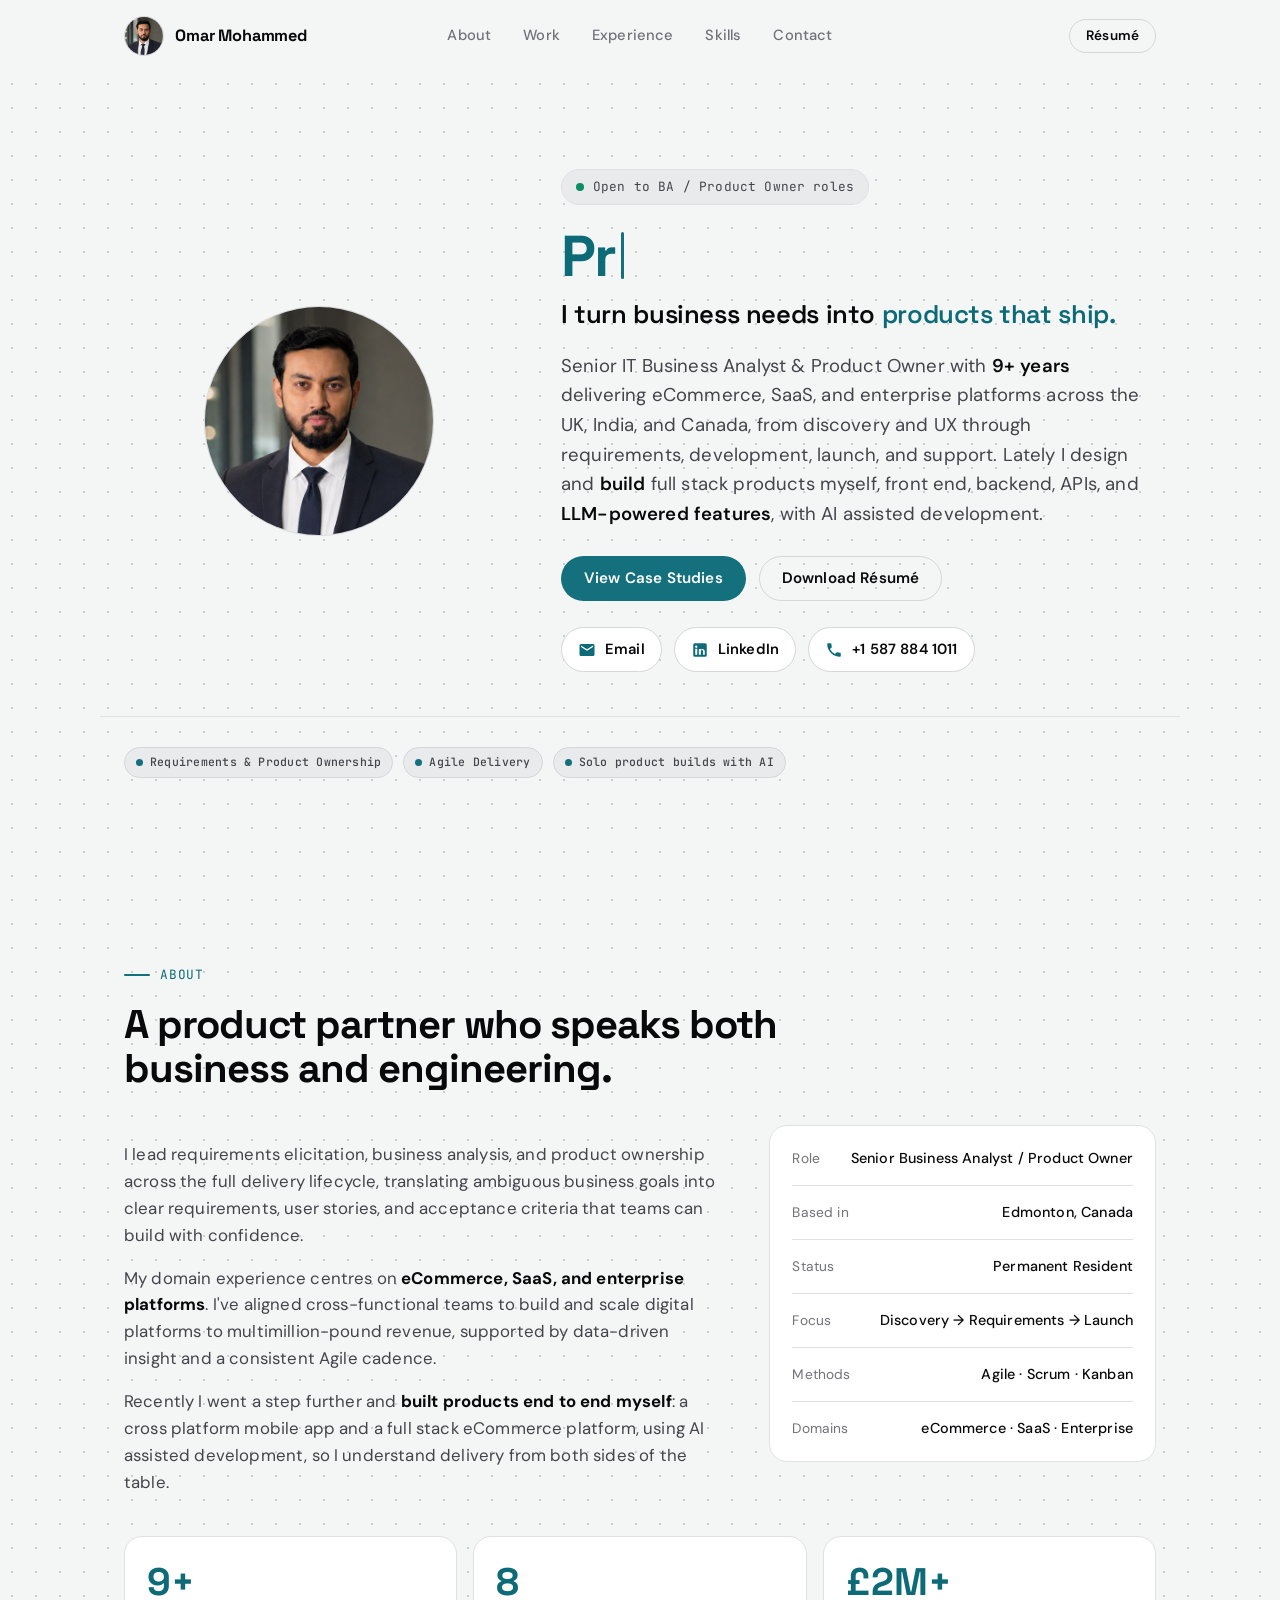
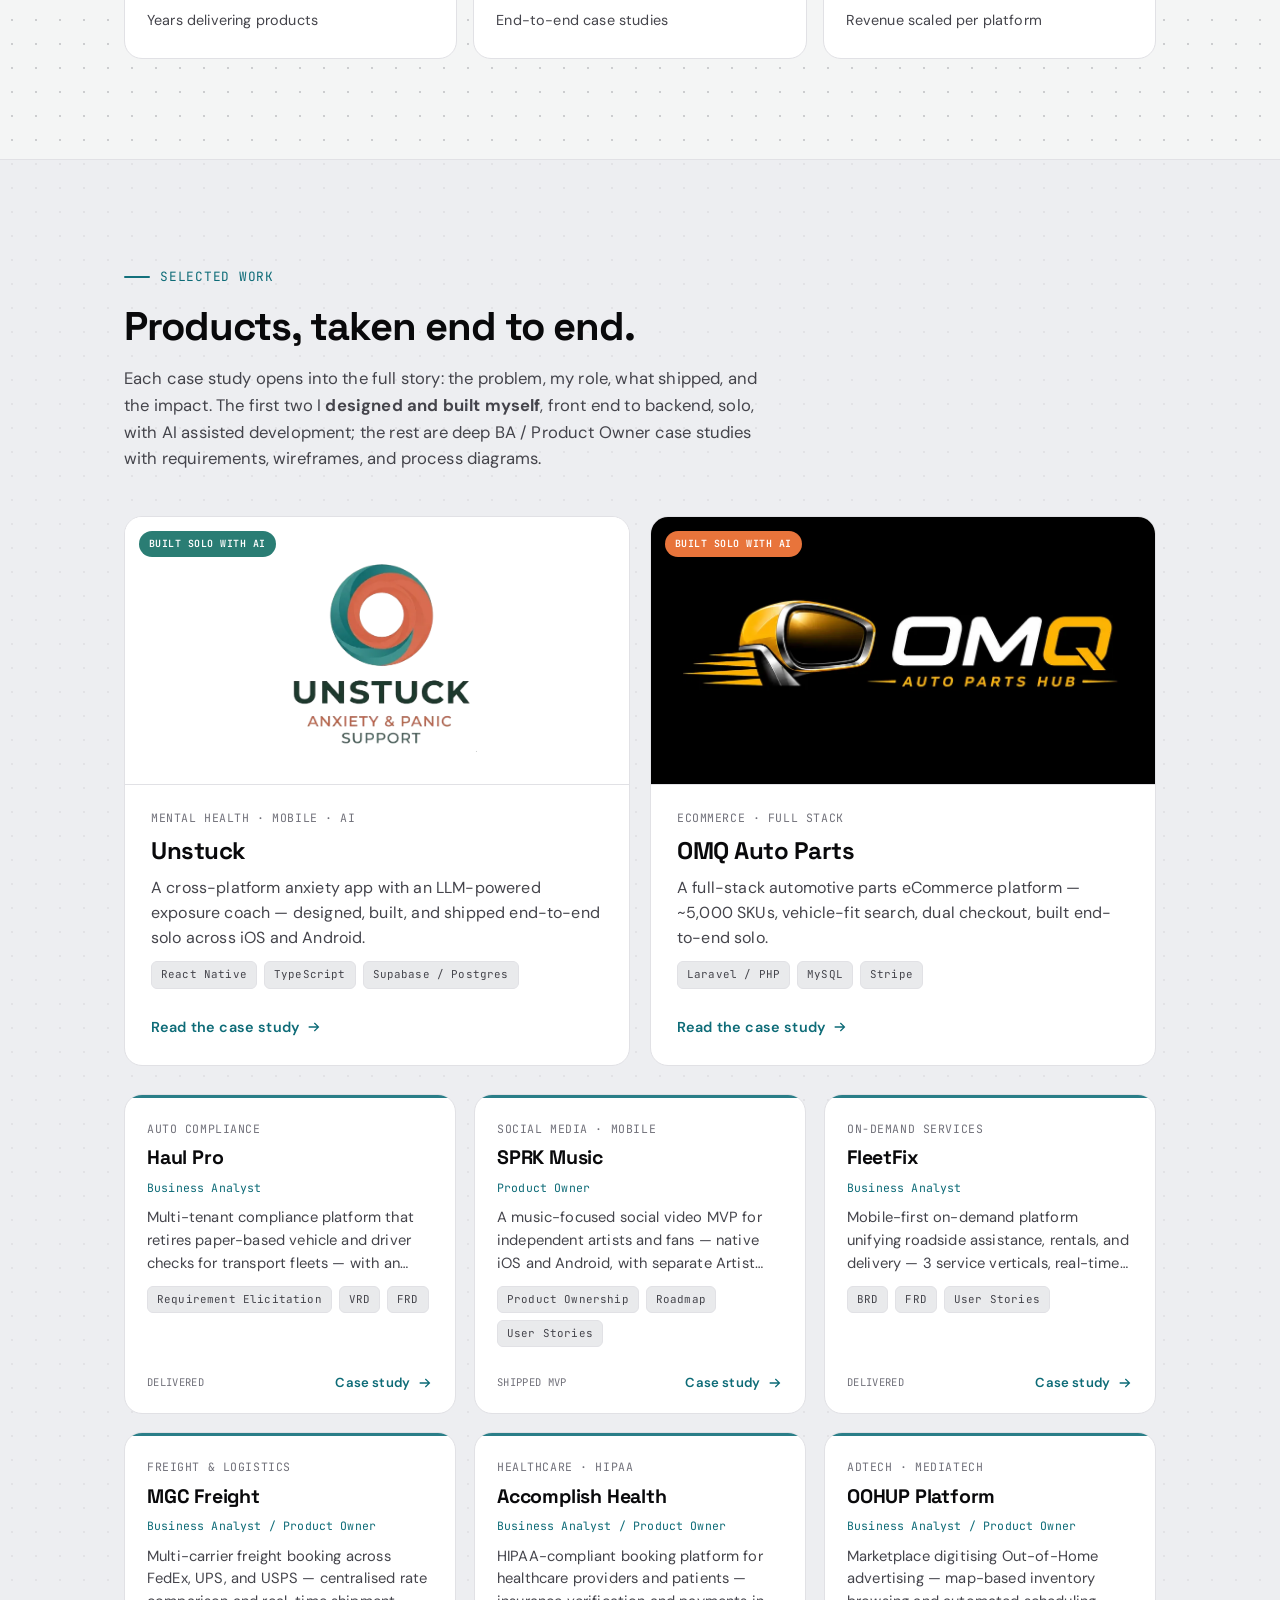
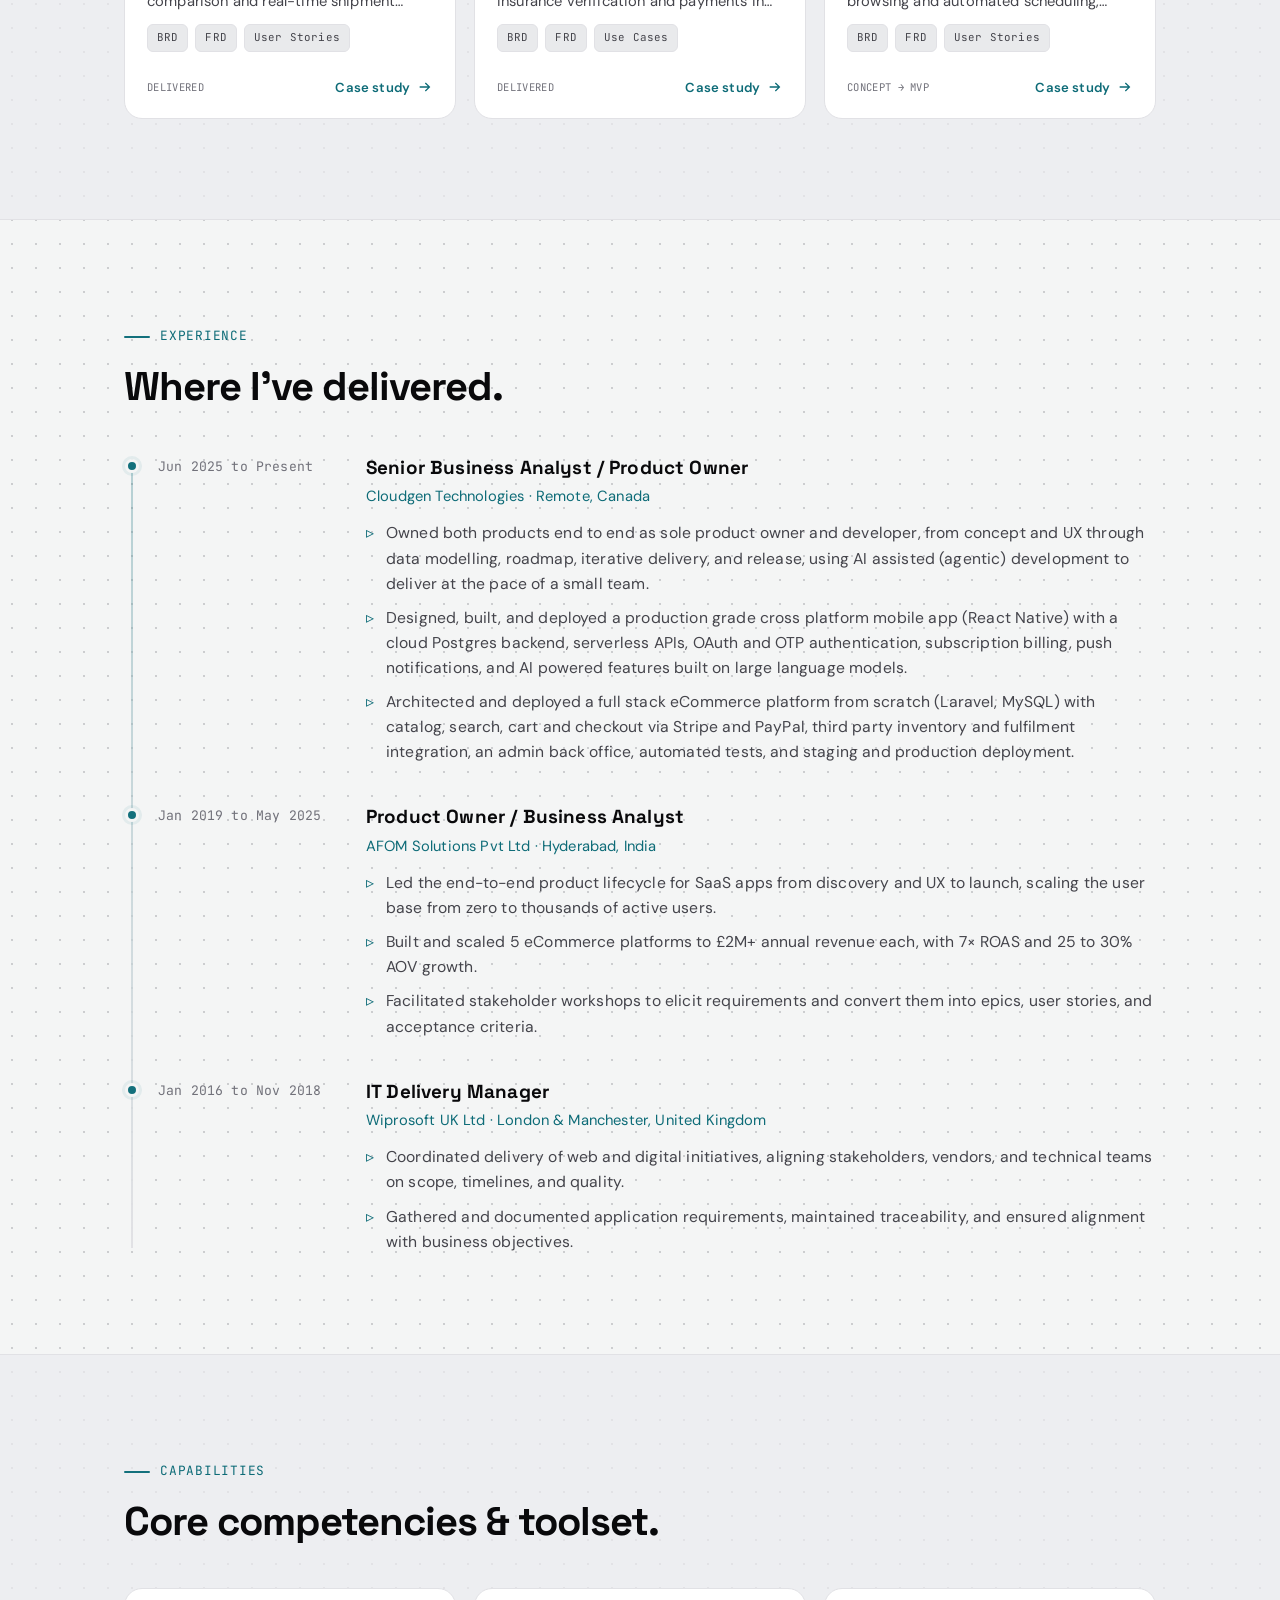
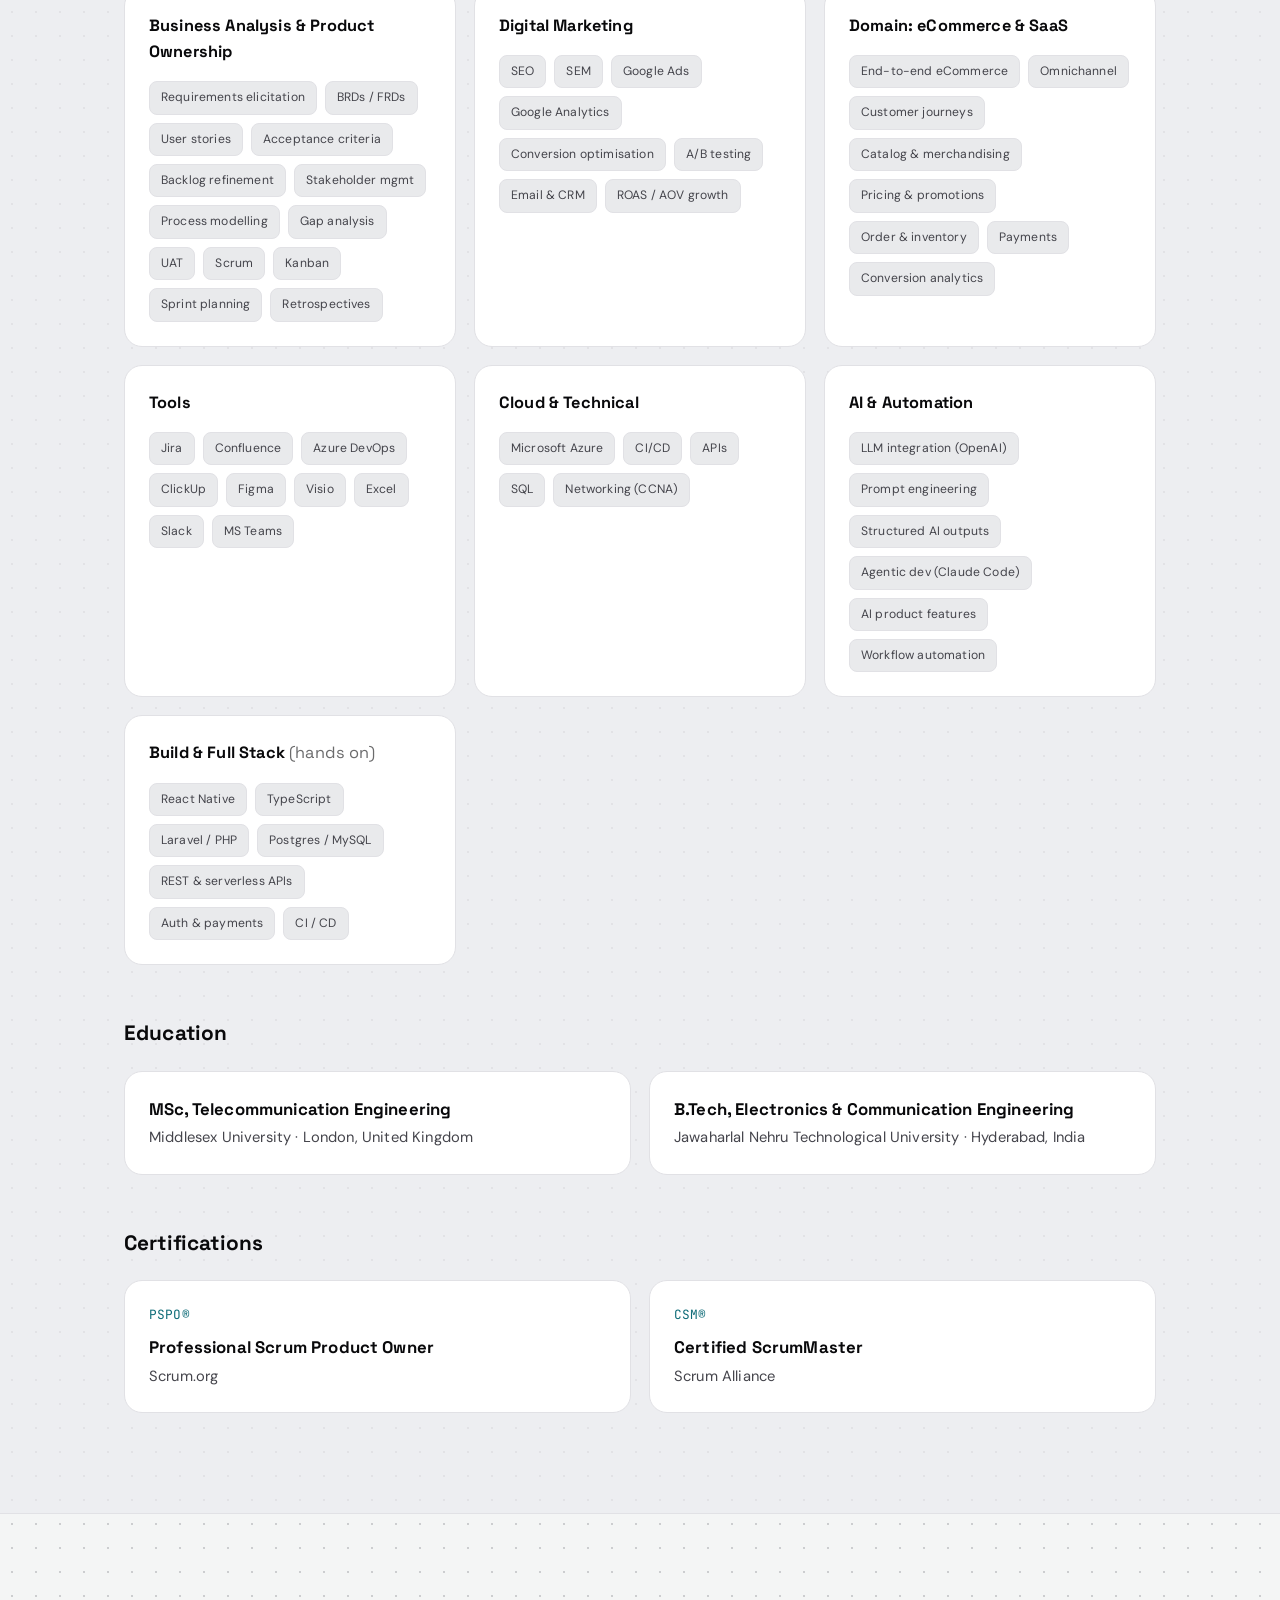
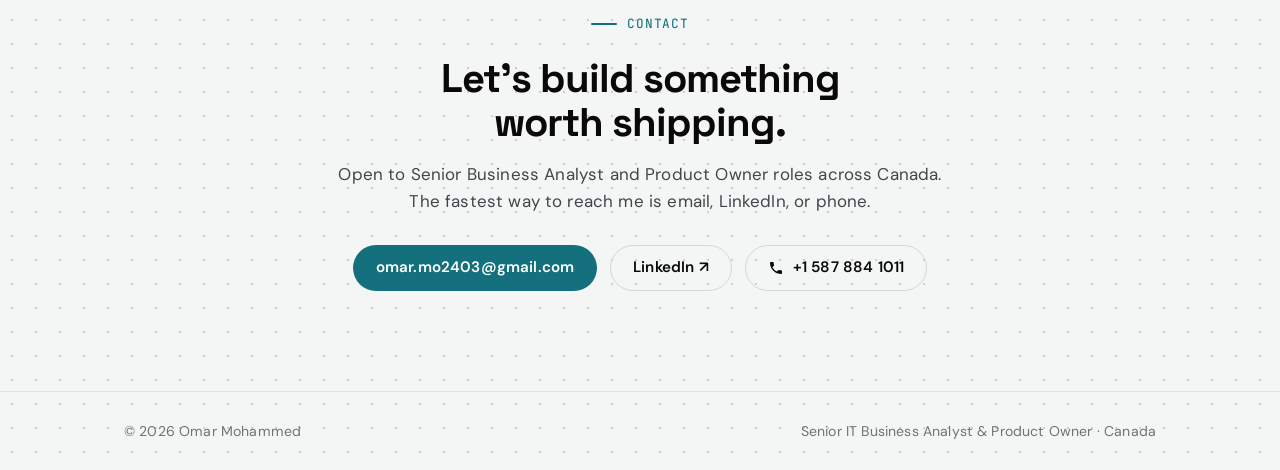
<file: index.html>
<!DOCTYPE html>
<html lang="en">
<head>
  <meta charset="UTF-8" />
  <meta name="viewport" content="width=device-width, initial-scale=1.0" />
  <meta name="robots" content="noindex, nofollow" />
  <title>Omar Mohammed · Senior IT Business Analyst &amp; Product Owner</title>
  <meta name="description" content="Senior IT Business Analyst & Product Owner with 9+ years across the UK, India, and Canada, who also designs and builds products end to end with AI. Eight case studies, including a mobile app and an eCommerce platform built solo." />
  <meta property="og:type" content="website" />
  <meta property="og:title" content="Omar Mohammed · Senior IT Business Analyst & Product Owner" />
  <meta property="og:description" content="9+ years turning business needs into shipped products, and now building them too. Eight case studies, including two apps I designed and built solo with AI." />
  <meta property="og:image" content="assets/images/og-cover.jpg" />
  <meta property="og:image:width" content="1200" />
  <meta property="og:image:height" content="960" />
  <meta name="twitter:card" content="summary_large_image" />
  <meta name="twitter:title" content="Omar Mohammed · Senior IT Business Analyst & Product Owner" />
  <meta name="twitter:description" content="9+ years turning business needs into shipped products, and now building them too. Eight case studies, including two apps I designed and built solo with AI." />
  <meta name="twitter:image" content="assets/images/og-cover.jpg" />
  <link rel="icon" type="image/svg+xml" href="assets/favicon.svg" />
  <link rel="preconnect" href="https://fonts.googleapis.com" />
  <link rel="preconnect" href="https://fonts.gstatic.com" crossorigin />
  <link href="https://fonts.googleapis.com/css2?family=DM+Sans:wght@400;500;600;700&family=Space+Grotesk:wght@500;600;700&family=JetBrains+Mono:wght@400;500&display=swap" rel="stylesheet" />
  <link rel="stylesheet" href="css/styles.css" />
  <!-- Google tag (gtag.js) -->
  <script async src="https://www.googletagmanager.com/gtag/js?id=G-XDLQX5Z0P3"></script>
  <script>
    window.dataLayer = window.dataLayer || [];
    function gtag(){dataLayer.push(arguments);}
    gtag('js', new Date());
    gtag('config', 'G-XDLQX5Z0P3');
  </script>
  <!-- Microsoft Clarity (analytics + heatmaps) -->
  <script type="text/javascript">
    (function(c,l,a,r,i,t,y){
        c[a]=c[a]||function(){(c[a].q=c[a].q||[]).push(arguments)};
        t=l.createElement(r);t.async=1;t.src="https://www.clarity.ms/tag/"+i;
        y=l.getElementsByTagName(r)[0];y.parentNode.insertBefore(t,y);
    })(window, document, "clarity", "script", "xeuh2djdi4");
  </script>
</head>
<body>
  <a class="skip-link" href="#main">Skip to content</a>

  <header class="site-header" id="siteHeader">
    <div class="container header-inner">
      <a href="#hero" class="brand" aria-label="Omar Mohammed, home">
        <span class="brand-avatar"><img src="assets/images/avatar.jpg" width="40" height="40" alt="Omar Mohammed" /></span>
        <span class="brand-name">Omar Mohammed</span>
      </a>
      <nav class="nav" aria-label="Primary">
        <a href="#about" class="nav-link">About</a>
        <a href="#work" class="nav-link">Work</a>
        <a href="#experience" class="nav-link">Experience</a>
        <a href="#skills" class="nav-link">Skills</a>
        <a href="#contact" class="nav-link">Contact</a>
      </nav>
      <div class="header-end">
        <a href="assets/Omar_Mohammed_Resume.pdf" class="btn btn-sm btn-ghost nav-resume" target="_blank" rel="noopener">Résumé</a>
        <button class="nav-toggle" id="navToggle" aria-label="Toggle menu" aria-expanded="false" aria-controls="mobileMenu"><span></span><span></span><span></span></button>
      </div>
    </div>
    <div class="mobile-menu" id="mobileMenu" hidden>
      <a href="#about" class="nav-link">About</a>
      <a href="#work" class="nav-link">Work</a>
      <a href="#experience" class="nav-link">Experience</a>
      <a href="#skills" class="nav-link">Skills</a>
      <a href="#contact" class="nav-link">Contact</a>
      <a href="assets/Omar_Mohammed_Resume.pdf" class="nav-link" target="_blank" rel="noopener">Résumé ↗</a>
    </div>
  </header>

  <main id="main">
    <!-- Hero -->
    <section class="hero" id="hero">
      <div class="container hero-inner">
        <div class="avatar-wrap">
          <div class="avatar-halo"></div>
          <div class="avatar-ring"><img src="assets/images/avatar.jpg" width="512" height="512" alt="Omar Mohammed · Senior IT Business Analyst &amp; Product Owner" decoding="async" /></div>
          <div class="avatar-badge" aria-hidden="true">
            <svg viewBox="0 0 24 24" width="22" height="22"><path fill="currentColor" d="m9 16.2-3.5-3.5L4 14.2 9 19.2 20 8.2l-1.5-1.5z"/></svg>
          </div>
        </div>
        <div class="hero-copy">
          <p class="hero-eyebrow"><span class="status-dot"></span>Open to BA / Product Owner roles</p>
          <h1 class="hero-title">
            <span class="sr-only">Product Owner, Business Analyst and AI Product Builder. I turn business needs into products that ship.</span>
            <span class="type-line" aria-hidden="true"><span class="grad-text type-role" id="typedRole">Product Owner</span><span class="type-caret"></span></span>
            <span class="hero-title-rest" aria-hidden="true">I turn business needs into <span class="grad-text">products that ship.</span></span>
          </h1>
          <p class="hero-sub">
            Senior IT Business Analyst &amp; Product Owner with <strong>9+ years</strong> delivering eCommerce,
            SaaS, and enterprise platforms across the UK, India, and Canada, from discovery and UX
            through requirements, development, launch, and support. Lately I design and <strong>build</strong>
            full stack products myself, front end, backend, APIs, and <strong>LLM-powered features</strong>, with AI assisted development.
          </p>
          <div class="hero-actions">
            <a href="#work" class="btn btn-primary">View Case Studies</a>
            <a href="assets/Omar_Mohammed_Resume.pdf" class="btn btn-ghost" target="_blank" rel="noopener">Download Résumé</a>
          </div>
          <div class="hero-links">
            <a href="mailto:omar.mo2403@gmail.com" class="hero-link"><svg viewBox="0 0 24 24" width="18" height="18"><path fill="currentColor" d="M20 4H4a2 2 0 0 0-2 2v12a2 2 0 0 0 2 2h16a2 2 0 0 0 2-2V6a2 2 0 0 0-2-2m0 4-8 5-8-5V6l8 5 8-5z"/></svg>Email</a>
            <a href="https://www.linkedin.com/in/omar-mohammed-tech" class="hero-link" target="_blank" rel="noopener"><svg viewBox="0 0 24 24" width="18" height="18"><path fill="currentColor" d="M19 3a2 2 0 0 1 2 2v14a2 2 0 0 1-2 2H5a2 2 0 0 1-2-2V5a2 2 0 0 1 2-2zM8.34 18.34V10.4H5.67v7.94zM7 9.24a1.55 1.55 0 1 0 0-3.1 1.55 1.55 0 0 0 0 3.1m11.34 9.1v-4.36c0-2.33-1.25-3.42-2.92-3.42a2.52 2.52 0 0 0-2.28 1.25v-1.07h-2.67v7.6h2.67v-4.2c0-1.11.21-2.18 1.58-2.18s1.36 1.26 1.36 2.25v4.13z"/></svg>LinkedIn</a>
            <a href="tel:+15878841011" class="hero-link"><svg viewBox="0 0 24 24" width="18" height="18"><path fill="currentColor" d="M6.6 10.8a15.5 15.5 0 0 0 6.6 6.6l2.2-2.2a1 1 0 0 1 1-.24 11.4 11.4 0 0 0 3.6.58 1 1 0 0 1 1 1V20a1 1 0 0 1-1 1A17 17 0 0 1 3 4a1 1 0 0 1 1-1h3.5a1 1 0 0 1 1 1 11.4 11.4 0 0 0 .57 3.6 1 1 0 0 1-.25 1z"/></svg>+1 587 884 1011</a>
          </div>
        </div>
      </div>
      <div class="container competencies">
        <span class="badge"><span class="badge-dot" style="color:var(--primary)"></span>Requirements &amp; Product Ownership</span>
        <span class="badge"><span class="badge-dot" style="color:var(--primary)"></span>Agile Delivery</span>
        <span class="badge"><span class="badge-dot" style="color:var(--primary)"></span>Solo product builds with AI</span>
      </div>
    </section>

    <!-- About -->
    <section class="section" id="about">
      <div class="container">
        <div class="section-head">
          <span class="section-label">About</span>
          <h2 class="section-title">A product partner who speaks both<br />business and engineering.</h2>
        </div>
        <div class="about-grid">
          <div class="about-lead">
            <p>
              I lead requirements elicitation, business analysis, and product ownership across the full
              delivery lifecycle, translating ambiguous business goals into clear requirements, user
              stories, and acceptance criteria that teams can build with confidence.
            </p>
            <p>
              My domain experience centres on <strong>eCommerce, SaaS, and enterprise platforms</strong>.
              I've aligned cross-functional teams to build and scale digital platforms to multimillion-pound
              revenue, supported by data-driven insight and a consistent Agile cadence.
            </p>
            <p>
              Recently I went a step further and <strong>built products end to end myself</strong>: a cross
              platform mobile app and a full stack eCommerce platform, using AI assisted development, so I
              understand delivery from both sides of the table.
            </p>
          </div>
          <ul class="about-facts">
            <li><span class="fact-key">Role</span><span class="fact-val">Senior Business Analyst / Product Owner</span></li>
            <li><span class="fact-key">Based in</span><span class="fact-val">Edmonton, Canada</span></li>
            <li><span class="fact-key">Status</span><span class="fact-val">Permanent Resident</span></li>
            <li><span class="fact-key">Focus</span><span class="fact-val">Discovery → Requirements → Launch</span></li>
            <li><span class="fact-key">Methods</span><span class="fact-val">Agile · Scrum · Kanban</span></li>
            <li><span class="fact-key">Domains</span><span class="fact-val">eCommerce · SaaS · Enterprise</span></li>
          </ul>
        </div>
        <div class="stat-strip">
          <div class="stat reveal"><div class="stat-num">9+</div><div class="stat-label">Years delivering products</div></div>
          <div class="stat reveal"><div class="stat-num">8</div><div class="stat-label">End-to-end case studies</div></div>
          <div class="stat reveal"><div class="stat-num">£2M+</div><div class="stat-label">Revenue scaled per platform</div></div>
        </div>
      </div>
    </section>

    <!-- Work -->
    <section class="section section-alt" id="work">
      <div class="container">
        <div class="section-head">
          <span class="section-label">Selected Work</span>
          <h2 class="section-title">Products, taken end to end.</h2>
          <p class="section-intro">
            Each case study opens into the full story: the problem, my role, what shipped, and the impact.
            The first two I <strong>designed and built myself</strong>, front end to backend, solo, with AI
            assisted development; the rest are deep BA / Product Owner case studies with requirements,
            wireframes, and process diagrams.
          </p>
        </div>
        <div class="project-list" id="projectList"><!-- rendered by js/main.js --></div>
      </div>
    </section>

    <!-- Experience -->
    <section class="section" id="experience">
      <div class="container">
        <div class="section-head">
          <span class="section-label">Experience</span>
          <h2 class="section-title">Where I've delivered.</h2>
        </div>
        <ol class="timeline">
          <li class="timeline-item reveal">
            <div class="timeline-period">Jun 2025 to Present</div>
            <div class="timeline-body">
              <h3 class="timeline-role">Senior Business Analyst / Product Owner</h3>
              <p class="timeline-org">Cloudgen Technologies · Remote, Canada</p>
              <ul class="timeline-points">
                <li>Owned both products end to end as sole product owner and developer, from concept and UX through data modelling, roadmap, iterative delivery, and release, using AI assisted (agentic) development to deliver at the pace of a small team.</li>
                <li>Designed, built, and deployed a production grade cross platform mobile app (React Native) with a cloud Postgres backend, serverless APIs, OAuth and OTP authentication, subscription billing, push notifications, and AI powered features built on large language models.</li>
                <li>Architected and deployed a full stack eCommerce platform from scratch (Laravel, MySQL) with catalog, search, cart and checkout via Stripe and PayPal, third party inventory and fulfilment integration, an admin back office, automated tests, and staging and production deployment.</li>
              </ul>
            </div>
          </li>
          <li class="timeline-item reveal">
            <div class="timeline-period">Jan 2019 to May 2025</div>
            <div class="timeline-body">
              <h3 class="timeline-role">Product Owner / Business Analyst</h3>
              <p class="timeline-org">AFOM Solutions Pvt Ltd · Hyderabad, India</p>
              <ul class="timeline-points">
                <li>Led the end-to-end product lifecycle for SaaS apps from discovery and UX to launch, scaling the user base from zero to thousands of active users.</li>
                <li>Built and scaled 5 eCommerce platforms to £2M+ annual revenue each, with 7× ROAS and 25 to 30% AOV growth.</li>
                <li>Facilitated stakeholder workshops to elicit requirements and convert them into epics, user stories, and acceptance criteria.</li>
              </ul>
            </div>
          </li>
          <li class="timeline-item reveal">
            <div class="timeline-period">Jan 2016 to Nov 2018</div>
            <div class="timeline-body">
              <h3 class="timeline-role">IT Delivery Manager</h3>
              <p class="timeline-org">Wiprosoft UK Ltd · London &amp; Manchester, United Kingdom</p>
              <ul class="timeline-points">
                <li>Coordinated delivery of web and digital initiatives, aligning stakeholders, vendors, and technical teams on scope, timelines, and quality.</li>
                <li>Gathered and documented application requirements, maintained traceability, and ensured alignment with business objectives.</li>
              </ul>
            </div>
          </li>
        </ol>
      </div>
    </section>

    <!-- Skills -->
    <section class="section section-alt" id="skills">
      <div class="container">
        <div class="section-head">
          <span class="section-label">Capabilities</span>
          <h2 class="section-title">Core competencies &amp; toolset.</h2>
        </div>
        <div class="skills-grid">
          <div class="skill-card reveal"><h3>Business Analysis &amp; Product Ownership</h3><ul class="chips"><li class="pill">Requirements elicitation</li><li class="pill">BRDs / FRDs</li><li class="pill">User stories</li><li class="pill">Acceptance criteria</li><li class="pill">Backlog refinement</li><li class="pill">Stakeholder mgmt</li><li class="pill">Process modelling</li><li class="pill">Gap analysis</li><li class="pill">UAT</li><li class="pill">Scrum</li><li class="pill">Kanban</li><li class="pill">Sprint planning</li><li class="pill">Retrospectives</li></ul></div>
          <div class="skill-card reveal"><h3>Digital Marketing</h3><ul class="chips"><li class="pill">SEO</li><li class="pill">SEM</li><li class="pill">Google Ads</li><li class="pill">Google Analytics</li><li class="pill">Conversion optimisation</li><li class="pill">A/B testing</li><li class="pill">Email &amp; CRM</li><li class="pill">ROAS / AOV growth</li></ul></div>
          <div class="skill-card reveal"><h3>Domain: eCommerce &amp; SaaS</h3><ul class="chips"><li class="pill">End-to-end eCommerce</li><li class="pill">Omnichannel</li><li class="pill">Customer journeys</li><li class="pill">Catalog &amp; merchandising</li><li class="pill">Pricing &amp; promotions</li><li class="pill">Order &amp; inventory</li><li class="pill">Payments</li><li class="pill">Conversion analytics</li></ul></div>
          <div class="skill-card reveal"><h3>Tools</h3><ul class="chips"><li class="pill">Jira</li><li class="pill">Confluence</li><li class="pill">Azure DevOps</li><li class="pill">ClickUp</li><li class="pill">Figma</li><li class="pill">Visio</li><li class="pill">Excel</li><li class="pill">Slack</li><li class="pill">MS Teams</li></ul></div>
          <div class="skill-card reveal"><h3>Cloud &amp; Technical</h3><ul class="chips"><li class="pill">Microsoft Azure</li><li class="pill">CI/CD</li><li class="pill">APIs</li><li class="pill">SQL</li><li class="pill">Networking (CCNA)</li></ul></div>
          <div class="skill-card reveal"><h3>AI &amp; Automation</h3><ul class="chips"><li class="pill">LLM integration (OpenAI)</li><li class="pill">Prompt engineering</li><li class="pill">Structured AI outputs</li><li class="pill">Agentic dev (Claude Code)</li><li class="pill">AI product features</li><li class="pill">Workflow automation</li></ul></div>
          <div class="skill-card reveal"><h3>Build &amp; Full Stack <span style="font-weight:400;opacity:.6">(hands on)</span></h3><ul class="chips"><li class="pill">React Native</li><li class="pill">TypeScript</li><li class="pill">Laravel / PHP</li><li class="pill">Postgres / MySQL</li><li class="pill">REST &amp; serverless APIs</li><li class="pill">Auth &amp; payments</li><li class="pill">CI / CD</li></ul></div>
        </div>

        <div class="education">
          <h3 class="education-title">Education</h3>
          <div class="education-grid">
            <div class="edu-card reveal"><h4>MSc, Telecommunication Engineering</h4><p class="edu-org">Middlesex University · London, United Kingdom</p></div>
            <div class="edu-card reveal"><h4>B.Tech, Electronics &amp; Communication Engineering</h4><p class="edu-org">Jawaharlal Nehru Technological University · Hyderabad, India</p></div>
          </div>
        </div>

        <div class="education">
          <h3 class="education-title">Certifications</h3>
          <div class="education-grid">
            <div class="edu-card reveal"><p class="edu-period">PSPO&reg;</p><h4>Professional Scrum Product Owner</h4><p class="edu-org">Scrum.org</p></div>
            <div class="edu-card reveal"><p class="edu-period">CSM&reg;</p><h4>Certified ScrumMaster</h4><p class="edu-org">Scrum Alliance</p></div>
          </div>
        </div>
      </div>
    </section>

    <!-- Contact -->
    <section class="section section-contact" id="contact">
      <div class="container contact-inner">
        <span class="section-label">Contact</span>
        <h2 class="section-title contact-title">Let's build something worth shipping.</h2>
        <p class="contact-sub">Open to Senior Business Analyst and Product Owner roles across Canada. The fastest way to reach me is email, LinkedIn, or phone.</p>
        <div class="contact-actions">
          <a href="mailto:omar.mo2403@gmail.com" class="btn btn-primary">omar.mo2403@gmail.com</a>
          <a href="https://www.linkedin.com/in/omar-mohammed-tech" class="btn btn-ghost" target="_blank" rel="noopener">LinkedIn ↗</a>
          <a href="tel:+15878841011" class="btn btn-ghost"><svg viewBox="0 0 24 24" width="16" height="16"><path fill="currentColor" d="M6.6 10.8a15.5 15.5 0 0 0 6.6 6.6l2.2-2.2a1 1 0 0 1 1-.24 11.4 11.4 0 0 0 3.6.58 1 1 0 0 1 1 1V20a1 1 0 0 1-1 1A17 17 0 0 1 3 4a1 1 0 0 1 1-1h3.5a1 1 0 0 1 1 1 11.4 11.4 0 0 0 .57 3.6 1 1 0 0 1-.25 1z"/></svg>+1 587 884 1011</a>
        </div>
      </div>
    </section>
  </main>

  <footer class="site-footer">
    <div class="container footer-inner">
      <span>© <span id="year"></span> Omar Mohammed</span>
      <span>Senior IT Business Analyst &amp; Product Owner · Canada</span>
    </div>
  </footer>

  <script src="js/projects-data.js"></script>
  <script src="js/galleries.js"></script>
  <script src="js/main.js"></script>
</body>
</html>
</file>
<file: css/styles.css>
/* ===================================================================
   Omar Mohammed — Portfolio
   LIGHT theme · deep-teal + purple accent · faint dot-grid
   Design system mirrored from santifer.io's default (light) theme
   (DM Sans + Space Grotesk). Exact tokens extracted from its CSS.
   =================================================================== */
:root {
  /* surfaces — light cool-gray base, white cards (santifer.io light) */
  --bg:            hsl(220 6% 96%);
  --bg-2:          hsl(220 8% 92%);
  --card:          hsl(0 0% 100%);
  --card-2:        hsl(220 12% 98%);
  --border:        hsl(240 6% 85%);
  --border-soft:   hsl(240 6% 89%);
  --dot:           hsl(240 5% 35% / 0.25);

  /* text */
  --fg:            hsl(240 10% 4%);
  --muted:         hsl(240 5% 28%);
  --dim:           hsl(240 4% 46%);

  /* brand — deep teal primary + purple accent */
  --primary:       hsl(187 74% 28%);   /* deep teal */
  --primary-2:     hsl(187 80% 26%);   /* teal — links / accent text */
  --accent:        hsl(270 70% 38%);   /* purple */
  --accent-2:      hsl(270 70% 46%);
  --gold:          #b8791f;            /* amber — supporting hue (light-readable) */
  --success:       hsl(160 84% 30%);   /* green */
  --tool:          hsl(220 78% 50%);   /* blue */
  --on-primary:    #ffffff;            /* white ink on teal / gradient */

  --primary-soft:  hsl(187 74% 28% / 0.08);
  --primary-bd:    hsl(187 74% 28% / 0.28);
  --grad:          linear-gradient(120deg, var(--primary), var(--accent));

  --radius:        18px;
  --radius-sm:     12px;
  --maxw:          1080px;
  --shadow:        0 12px 30px -22px rgba(18, 22, 38, 0.18);
  --glow:          none;

  --font:          'DM Sans', -apple-system, BlinkMacSystemFont, 'Segoe UI', sans-serif;
  --display:       'Space Grotesk', var(--font);
  --mono:          'JetBrains Mono', ui-monospace, Menlo, monospace;
}

*, *::before, *::after { box-sizing: border-box; }
* { margin: 0; }
html { scroll-behavior: smooth; scroll-padding-top: 88px; }

body {
  font-family: var(--font);
  background-color: var(--bg);
  background-image: radial-gradient(circle, var(--dot) 1px, transparent 1px);
  background-size: 24px 24px;
  color: var(--fg);
  line-height: 1.6;
  letter-spacing: 0.01em;
  -webkit-font-smoothing: antialiased;
  text-rendering: optimizeLegibility;
  overflow-x: hidden;
}

@media (prefers-reduced-motion: reduce) {
  html { scroll-behavior: auto; }
  *, *::before, *::after { animation: none !important; transition-duration: .001ms !important; }
}

img { max-width: 100%; display: block; }
a { color: inherit; text-decoration: none; }
ul, ol { list-style: none; padding: 0; }

.container { width: 100%; max-width: var(--maxw); margin-inline: auto; padding-inline: 24px; }

.skip-link { position: absolute; left: -999px; top: 0; z-index: 200; background: var(--primary); color: var(--on-primary); padding: 10px 16px; border-radius: 0 0 8px 0; font-weight: 600; }
.skip-link:focus { left: 0; }

::selection { background: var(--primary-soft); color: var(--fg); }

/* ===================================================================
   Shared atoms — badges, pills, buttons, section labels
   =================================================================== */
.badge {
  display: inline-flex; align-items: center; gap: 7px;
  font-family: var(--mono); font-size: 0.72rem; font-weight: 500; letter-spacing: 0.02em;
  padding: 5px 11px; border-radius: 999px; border: 1px solid var(--border); color: var(--muted);
  background: var(--bg-2); white-space: nowrap;
}
.badge-dot { width: 7px; height: 7px; border-radius: 50%; background: currentColor; }
.badge.success { color: var(--success); border-color: rgba(74,222,128,.3); background: rgba(74,222,128,.08); }
.badge.primary { color: var(--primary-2); border-color: var(--primary-bd); background: var(--primary-soft); }
.badge.gold    { color: var(--gold); border-color: rgba(224,177,90,.3); background: rgba(224,177,90,.08); }

.pill {
  font-size: 0.76rem; color: var(--muted); background: var(--bg-2);
  border: 1px solid var(--border-soft); padding: 6px 11px; border-radius: 8px; white-space: nowrap;
}

.btn {
  display: inline-flex; align-items: center; justify-content: center; gap: 9px;
  font-weight: 600; font-size: 0.95rem; line-height: 1; padding: 14px 22px;
  border-radius: 999px; cursor: pointer; border: 1px solid transparent;
  transition: transform .18s ease, background .18s ease, border-color .18s ease, color .18s ease;
  white-space: nowrap;
}
.btn:active { transform: translateY(1px); }
.btn-sm { padding: 9px 16px; font-size: 0.85rem; }
.btn-primary { background: var(--primary); color: var(--on-primary); }
.btn-primary:hover { background: var(--primary-2); transform: translateY(-1px); }
.btn-ghost { background: transparent; color: var(--fg); border-color: var(--border); }
.btn-ghost:hover { border-color: var(--primary-bd); color: var(--primary-2); background: var(--primary-soft); }

.section-label {
  display: inline-flex; align-items: center; gap: 10px;
  font-family: var(--mono); font-size: 0.8rem; color: var(--primary-2);
  letter-spacing: 0.06em; text-transform: uppercase; margin-bottom: 18px;
}
.section-label::before { content: ""; width: 26px; height: 2px; border-radius: 2px; background: var(--primary); }

.section-title {
  font-family: var(--display); font-weight: 700;
  font-size: clamp(1.7rem, 3.6vw, 2.5rem); line-height: 1.1; letter-spacing: -0.025em;
}
.section-intro { color: var(--muted); max-width: 60ch; margin-top: 16px; font-size: 1.04rem; }

/* ===================================================================
   Header / Nav
   =================================================================== */
.site-header { position: sticky; top: 0; z-index: 100; background: hsl(220 6% 96%); border-bottom: 1px solid transparent; transition: border-color .25s; }
.site-header.scrolled { border-bottom-color: var(--border); }
/* 3-zone grid: equal side columns keep the nav optically centered.
   Brand = avatar + name, always visible on the left. */
.header-inner { display: grid; grid-template-columns: 1fr auto 1fr; align-items: center; height: 72px; }
.brand { justify-self: start; display: inline-flex; align-items: center; gap: 11px; min-width: 0; }
.brand-avatar {
  flex: none; width: 40px; height: 40px; border-radius: 50%; padding: 0;
  background: none; box-shadow: none; border: 1px solid var(--border);
}
.brand-avatar img { width: 100%; height: 100%; border-radius: 50%; object-fit: cover; display: block; }
.brand-name { font-family: var(--display); font-weight: 700; font-size: 1.02rem; letter-spacing: -0.01em; color: var(--fg); white-space: nowrap; }
/* reveal on scroll (homepage) — or always show it (.show-brand, case-study pages) */
.site-header.scrolled .brand,
.site-header.show-brand .brand { opacity: 1; transform: none; pointer-events: auto; }
.nav { display: flex; align-items: center; gap: 4px; justify-self: center; }
.header-end { justify-self: end; display: flex; align-items: center; gap: 10px; }
.nav-link { padding: 8px 14px; border-radius: 999px; color: var(--dim); font-size: 0.92rem; font-weight: 500; transition: color .18s, background .18s; }
.nav-link:hover { color: var(--fg); }
.nav-link.active { color: var(--primary-2); }
.nav .btn { margin-left: 8px; }
.nav-toggle { display: none; flex-direction: column; gap: 5px; background: none; border: 0; cursor: pointer; padding: 8px; }
.nav-toggle span { width: 24px; height: 2px; background: var(--fg); border-radius: 2px; transition: transform .25s, opacity .25s; }
.nav-toggle[aria-expanded="true"] span:nth-child(1) { transform: translateY(7px) rotate(45deg); }
.nav-toggle[aria-expanded="true"] span:nth-child(2) { opacity: 0; }
.nav-toggle[aria-expanded="true"] span:nth-child(3) { transform: translateY(-7px) rotate(-45deg); }
.mobile-menu { display: flex; flex-direction: column; gap: 2px; padding: 10px 24px 20px; border-bottom: 1px solid var(--border-soft); background: hsl(220 6% 96% / 0.98); }
.mobile-menu[hidden] { display: none; }   /* respect the hidden attribute (author display: flex would otherwise override it) */
.mobile-menu .nav-link { padding: 13px 8px; font-size: 1rem; border-bottom: 1px solid var(--border-soft); border-radius: 0; }

/* ===================================================================
   Hero
   =================================================================== */
.hero { position: relative; padding: clamp(48px, 8vw, 96px) 0 clamp(52px, 7vw, 80px); overflow: hidden; }
.hero-orb { display: none; }
.hero-orb.a { background: hsl(187 86% 58%); top: -180px; right: -120px; animation: float1 9s ease-in-out infinite; }
.hero-orb.b { background: hsl(270 88% 72%); bottom: -220px; left: -140px; opacity: .24; animation: float2 12s ease-in-out infinite; }
@keyframes float1 { 0%,100% { transform: translate(0,0); } 50% { transform: translate(-24px, 22px); } }
@keyframes float2 { 0%,100% { transform: translate(0,0); } 50% { transform: translate(26px, -18px); } }

.hero-inner { position: relative; z-index: 1; display: grid; grid-template-columns: 0.85fr 1.3fr; gap: 48px; align-items: center; }

.avatar-wrap { position: relative; width: clamp(160px, 24vw, 230px); aspect-ratio: 1; margin-inline: auto; }
.avatar-ring { position: absolute; inset: 0; border-radius: 50%; padding: 0; background: none; box-shadow: none; }
.avatar-ring img { width: 100%; height: 100%; border-radius: 50%; object-fit: cover; background: var(--card); border: 1px solid var(--border); }
.avatar-halo { display: none; }
.avatar-badge { display: none; }

.hero-eyebrow { display: inline-flex; align-items: center; gap: 9px; font-family: var(--mono); font-size: 0.8rem; color: var(--muted); background: var(--bg-2); border: 1px solid var(--border-soft); padding: 7px 14px; border-radius: 999px; margin-bottom: 22px; }
.status-dot { width: 8px; height: 8px; border-radius: 50%; background: var(--success); box-shadow: 0 0 0 0 rgba(74,222,128,.6); animation: pulse 2.4s infinite; }
@keyframes pulse { 0% { box-shadow: 0 0 0 0 rgba(74,222,128,.5); } 70% { box-shadow: 0 0 0 9px rgba(74,222,128,0); } 100% { box-shadow: 0 0 0 0 rgba(74,222,128,0); } }

.hero-title { font-family: var(--display); font-size: clamp(2.3rem, 5vw, 3.6rem); line-height: 1.04; letter-spacing: -0.035em; font-weight: 700; margin-bottom: 22px; }
.grad-text { color: var(--primary-2); }

/* hero: animated typewriter role */
.type-line { display: block; }
.type-role { display: inline; }
.type-caret {
  display: inline-block; width: 3px; height: 0.82em; margin-left: 6px;
  background: var(--primary); border-radius: 2px; vertical-align: -0.04em;
  animation: caretBlink 1.05s steps(1) infinite;
}
@keyframes caretBlink { 0%, 50% { opacity: 1; } 50.01%, 100% { opacity: 0; } }
.hero-title-rest {
  display: block; margin-top: 12px; color: var(--fg);
  font-size: clamp(1.15rem, 2.2vw, 1.6rem); font-weight: 600;
  letter-spacing: -0.015em; line-height: 1.18;
}
.sr-only {
  position: absolute !important; width: 1px; height: 1px; padding: 0; margin: -1px;
  overflow: hidden; clip: rect(0, 0, 0, 0); white-space: nowrap; border: 0;
}
.hero-sub { font-size: clamp(1rem, 1.5vw, 1.16rem); color: var(--muted); max-width: 56ch; margin-bottom: 26px; }
.hero-sub strong { color: var(--fg); font-weight: 600; }
.hero-actions { display: flex; flex-wrap: wrap; gap: 13px; margin-bottom: 26px; }
.hero-links { display: flex; flex-wrap: wrap; gap: 12px; }
.hero-link {
  display: inline-flex; align-items: center; gap: 9px;
  font-size: 0.92rem; font-weight: 600; color: var(--fg);
  background: var(--card); border: 1px solid var(--border);
  padding: 10px 16px; border-radius: 999px;
  transition: color .18s, border-color .18s, background .18s, transform .18s, box-shadow .18s;
}
.hero-link svg { flex: none; color: var(--primary-2); }
.hero-link:hover {
  color: var(--primary-2); border-color: var(--primary-bd); background: var(--primary-soft);
  transform: translateY(-1px);
}

/* competency badges row */
.competencies { position: relative; z-index: 1; display: flex; flex-wrap: wrap; gap: 10px; margin-top: 44px; padding-top: 30px; border-top: 1px solid var(--border-soft); }

/* ===================================================================
   Sections
   =================================================================== */
.section { padding: clamp(60px, 8vw, 100px) 0; position: relative; }
.section-alt { background: hsl(220 11% 93% / 0.7); border-block: 1px solid var(--border-soft); }
.section-head { margin-bottom: 8px; }

/* stat strip */
.stat-strip { display: grid; grid-template-columns: repeat(3, 1fr); gap: 16px; margin-top: 40px; }
.stat { background: var(--card); border: 1px solid var(--border-soft); border-radius: var(--radius); padding: 26px 22px; }
.stat-num { font-family: var(--display); font-size: clamp(1.8rem, 3vw, 2.4rem); font-weight: 700; color: var(--primary-2); line-height: 1; }
.stat-label { color: var(--muted); font-size: 0.9rem; margin-top: 8px; }

/* about */
.about-grid { display: grid; grid-template-columns: 1.4fr 0.9fr; gap: 44px; margin-top: 34px; }
.about-lead p { color: var(--muted); margin-top: 16px; font-size: 1.05rem; }
.about-lead p strong { color: var(--fg); }
.about-facts { align-self: start; background: var(--card); border: 1px solid var(--border-soft); border-radius: var(--radius); padding: 6px 22px; }
.about-facts li { display: flex; justify-content: space-between; gap: 16px; padding: 15px 0; border-bottom: 1px solid var(--border-soft); }
.about-facts li:last-child { border-bottom: 0; }
.fact-key { color: var(--dim); font-size: 0.86rem; }
.fact-val { color: var(--fg); font-weight: 500; font-size: 0.9rem; text-align: right; }

/* ===================================================================
   Project cards
   =================================================================== */
.project-list { display: flex; flex-direction: column; gap: 28px; margin-top: 44px; }

/* shared card atoms */
.card-domain { font-family: var(--mono); font-size: 0.72rem; letter-spacing: 0.05em; text-transform: uppercase; color: var(--dim); }
.ptags { display: flex; flex-wrap: wrap; gap: 7px; }
.ptag { font-family: var(--mono); font-size: 0.68rem; color: var(--muted); background: var(--bg-2); border: 1px solid var(--border-soft); padding: 4px 9px; border-radius: 6px; white-space: nowrap; }
.card-foot { margin-top: auto; padding-top: 16px; display: flex; align-items: center; justify-content: space-between; gap: 12px; }
.project-cta { font-size: 0.9rem; font-weight: 600; color: var(--primary-2); display: inline-flex; align-items: center; gap: 7px; white-space: nowrap; }
.project-cta.sm { font-size: 0.82rem; }
.project-cta svg { transition: transform .2s; }

/* Spotlight — the two solo-built flagship products */
.spotlight-row { display: grid; grid-template-columns: repeat(2, 1fr); gap: 20px; }
.spot-card { --t: var(--primary); display: flex; flex-direction: column; background: var(--card); border: 1px solid var(--border-soft); border-radius: var(--radius); overflow: hidden; transition: transform .2s ease, border-color .2s ease; }
.spot-card:hover { transform: translateY(-3px); border-color: color-mix(in srgb, var(--t) 40%, var(--border)); }
.spot-card:hover .project-cta svg { transform: translateX(4px); }
.spot-media { position: relative; height: 268px; background: var(--card-2); overflow: hidden; border-bottom: 1px solid var(--border-soft); padding: 32px; }
.spot-media img { width: 100%; height: 100%; object-fit: contain; }
.spot-flag { position: absolute; top: 14px; left: 14px; z-index: 2; font-family: var(--mono); font-size: 0.62rem; font-weight: 600; letter-spacing: 0.05em; text-transform: uppercase; color: #fff; background: var(--t); padding: 5px 10px; border-radius: 999px; }
.spot-body { padding: 24px 26px 26px; display: flex; flex-direction: column; gap: 11px; flex: 1; }
.spot-title { font-family: var(--display); font-size: 1.5rem; font-weight: 700; letter-spacing: -0.02em; line-height: 1.12; }
.spot-tagline { color: var(--muted); font-size: 1rem; line-height: 1.55; }

/* Grid — the BA / Product Owner case studies (metadata-forward, no thumbnail) */
.grid-row { display: grid; grid-template-columns: repeat(3, 1fr); gap: 18px; }
.grid-card { --t: var(--primary); display: flex; flex-direction: column; background: var(--card); border: 1px solid var(--border-soft); border-radius: var(--radius); overflow: hidden; transition: transform .2s ease, border-color .2s ease; }
.grid-card::before { content: ""; display: block; height: 3px; background: var(--primary); opacity: .9; }
.grid-card:hover { transform: translateY(-3px); border-color: var(--primary-bd); }
.grid-card:hover .project-cta svg { transform: translateX(4px); }
.grid-body { padding: 22px 22px 20px; display: flex; flex-direction: column; gap: 9px; flex: 1; }
.grid-title { font-family: var(--display); font-size: 1.22rem; font-weight: 700; letter-spacing: -0.01em; line-height: 1.15; }
.grid-role { font-family: var(--mono); font-size: 0.72rem; color: var(--primary-2); }
.grid-tagline { color: var(--muted); font-size: 0.92rem; line-height: 1.55; display: -webkit-box; -webkit-line-clamp: 3; -webkit-box-orient: vertical; overflow: hidden; }
.grid-card .ptags { margin-top: 2px; }
.grid-status { font-family: var(--mono); font-size: 0.66rem; color: var(--dim); text-transform: uppercase; letter-spacing: 0.03em; white-space: nowrap; }

/* .pm / .pm-v / .pm-l are used by the case-study page (project.html) */
.pm { display: flex; flex-direction: column; }
.pm-v { font-family: var(--display); font-weight: 700; color: var(--fg); font-size: 1.05rem; line-height: 1.1; }
.pm-l { font-size: 0.74rem; color: var(--dim); margin-top: 4px; font-family: var(--mono); letter-spacing: 0.01em; }

/* ===================================================================
   Timeline
   =================================================================== */
.timeline { margin-top: 44px; position: relative; }
.timeline::before { content: ""; position: absolute; left: 7px; top: 6px; bottom: 6px; width: 2px; background: linear-gradient(var(--primary-bd), var(--border-soft)); }
.timeline-item { display: grid; grid-template-columns: 180px 1fr; gap: 28px; padding: 0 0 38px 34px; position: relative; }
.timeline-item:last-child { padding-bottom: 0; }
.timeline-item::before { content: ""; position: absolute; left: 1px; top: 6px; width: 14px; height: 14px; border-radius: 50%; background: var(--primary); border: 3px solid var(--bg); box-shadow: 0 0 0 3px var(--primary-soft); }
.timeline-period { font-family: var(--mono); font-size: 0.82rem; color: var(--dim); padding-top: 3px; }
.timeline-role { font-family: var(--display); font-size: 1.18rem; font-weight: 700; }
.timeline-org { color: var(--primary-2); font-size: 0.92rem; margin-top: 2px; margin-bottom: 12px; }
.timeline-points li { position: relative; color: var(--muted); padding-left: 20px; margin-top: 9px; font-size: 0.98rem; }
.timeline-points li::before { content: "▹"; position: absolute; left: 0; color: var(--primary-2); }

/* ===================================================================
   Skills
   =================================================================== */
.skills-grid { display: grid; grid-template-columns: repeat(3, 1fr); gap: 18px; margin-top: 44px; }
.skill-card { background: var(--card); border: 1px solid var(--border-soft); border-radius: var(--radius); padding: 24px; transition: border-color .2s, transform .2s; }
.skill-card:hover { border-color: var(--primary-bd); transform: translateY(-3px); }
.skill-card h3 { font-family: var(--display); font-size: 1.02rem; font-weight: 700; margin-bottom: 16px; }
.chips { display: flex; flex-wrap: wrap; gap: 8px; }

.education { margin-top: 52px; }
.education-title { font-family: var(--display); font-size: 1.3rem; font-weight: 700; margin-bottom: 20px; }
.education-grid { display: grid; grid-template-columns: repeat(2, 1fr); gap: 18px; }
.edu-card { background: var(--card); border: 1px solid var(--border-soft); border-radius: var(--radius); padding: 24px; }
.edu-period { font-family: var(--mono); font-size: 0.8rem; color: var(--primary-2); margin-bottom: 8px; }
.edu-card h4 { font-family: var(--display); font-size: 1.05rem; font-weight: 700; }
.edu-org { color: var(--muted); font-size: 0.92rem; margin-top: 4px; }

/* ===================================================================
   Contact + footer
   =================================================================== */
.section-contact { text-align: center; }
.contact-inner { display: flex; flex-direction: column; align-items: center; }
.contact-title { max-width: 18ch; margin-top: 4px; }
.contact-sub { color: var(--muted); max-width: 52ch; margin-top: 16px; font-size: 1.06rem; }
.contact-actions { display: flex; flex-wrap: wrap; gap: 13px; justify-content: center; margin-top: 30px; }
.site-footer { border-top: 1px solid var(--border-soft); padding: 28px 0; }
.footer-inner { display: flex; justify-content: space-between; gap: 16px; flex-wrap: wrap; color: var(--dim); font-size: 0.88rem; }

/* ===================================================================
   Reveal
   =================================================================== */
.reveal { opacity: 0; transform: translateY(20px); transition: opacity .6s ease, transform .6s ease; }
.reveal.in { opacity: 1; transform: none; }

/* ===================================================================
   PROJECT DETAIL PAGE (project.html)
   =================================================================== */
.detail-hero { position: relative; padding: 56px 0 36px; overflow: hidden; }
.detail-hero .hero-orb.a { top: -220px; opacity: .35; }
.back-link { display: inline-flex; align-items: center; gap: 8px; color: var(--dim); font-size: 0.9rem; margin-bottom: 26px; transition: color .18s; }
.back-link:hover { color: var(--primary-2); }
.detail-badges { display: flex; flex-wrap: wrap; gap: 9px; margin-bottom: 18px; }
.detail-title { font-family: var(--display); font-size: clamp(2.2rem, 5vw, 3.2rem); font-weight: 700; letter-spacing: -0.03em; line-height: 1.05; }
.detail-tagline { color: var(--muted); font-size: 1.15rem; max-width: 60ch; margin-top: 16px; }
.detail-metrics { display: flex; flex-wrap: wrap; gap: 14px; margin-top: 26px; }
.detail-metric { background: var(--card); border: 1px solid var(--border-soft); border-radius: var(--radius-sm); padding: 14px 20px; min-width: 130px; }
.detail-metric .pm-v { font-size: 1.25rem; }

/* Covers vary wildly (tall phone shots → 12:1 diagram strips). Frame every one
   as a consistent, centered banner so none can blow past the viewport. */
.detail-cover {
  margin: 8px 0 0; border-radius: var(--radius); overflow: hidden;
  border: 1px solid var(--border-soft);
  background: radial-gradient(circle at 30% 25%, var(--card-2), var(--bg-2));
  display: grid; place-items: center; padding: 24px; min-height: 220px;
}
.detail-cover img {
  width: auto; max-width: 100%; max-height: 440px;
  object-fit: contain; border-radius: 10px;
}
/* Showcase variant: 4-up row of marketing screenshots (portrait phones) */
.detail-cover--showcase {
  display: grid; grid-template-columns: repeat(4, 1fr); gap: 18px;
  place-items: stretch; padding: 28px;
}
.detail-cover--showcase img {
  width: 100%; max-width: none; max-height: none;
  aspect-ratio: 9 / 16; object-fit: cover; border-radius: 14px;
  box-shadow: 0 18px 36px -22px hsl(240 10% 10% / 0.35);
}

.detail-body { padding: 20px 0 40px; }
.detail-grid { display: grid; grid-template-columns: 1fr 300px; gap: 48px; align-items: start; }
.detail-main > section { margin-bottom: 40px; }
.detail-main section > p { color: var(--muted); font-size: 1.05rem; line-height: 1.72; margin-bottom: 14px; }
.detail-main section > p:last-child { margin-bottom: 0; }
.detail-main section > p + .detail-list { margin-top: 2px; }
.detail-main strong { color: var(--fg); font-weight: 600; }
.detail-h { font-family: var(--display); font-size: 1.4rem; font-weight: 700; margin-bottom: 16px; display: flex; align-items: center; gap: 12px; }
.detail-h::before { content: ""; width: 18px; height: 3px; border-radius: 2px; background: var(--primary); }
.detail-summary { color: var(--muted); font-size: 1.08rem; }
.detail-list li { position: relative; color: var(--muted); padding-left: 24px; margin-bottom: 11px; font-size: 1.02rem; }
.detail-list li::before { content: "▹"; position: absolute; left: 0; color: var(--primary-2); }

/* aside */
.detail-aside { position: sticky; top: 92px; display: flex; flex-direction: column; gap: 18px; }
.aside-card { background: var(--card); border: 1px solid var(--border-soft); border-radius: var(--radius); padding: 22px; }
.aside-card h4 { font-family: var(--mono); font-size: 0.78rem; text-transform: uppercase; letter-spacing: 0.06em; color: var(--dim); margin-bottom: 14px; }
.aside-tools { display: flex; flex-wrap: wrap; gap: 8px; }
.doc-list li { display: flex; align-items: center; gap: 11px; padding: 9px 0; border-bottom: 1px solid var(--border-soft); color: var(--fg); font-size: 0.92rem; }
.doc-list li:last-child { border-bottom: 0; }
.doc-ic { flex: none; width: 30px; height: 30px; border-radius: 8px; display: grid; place-items: center; background: var(--primary-soft); color: var(--primary-2); }
.doc-type { margin-left: auto; font-family: var(--mono); font-size: 0.68rem; color: var(--dim); }
.doc-item.is-link { padding: 0; }
.doc-a { display: flex; align-items: center; gap: 11px; width: 100%; padding: 9px 0; color: var(--fg); text-decoration: none; transition: color .15s ease; }
.doc-a:hover { color: var(--primary-2); }
.doc-a:hover .doc-ic { background: var(--primary); color: var(--on-primary); }
.doc-item.is-link .doc-type { margin-left: auto; }
.doc-dl { flex: none; margin-left: 8px; color: var(--dim); display: grid; place-items: center; }
.doc-a:hover .doc-dl { color: var(--primary-2); }

/* galleries */
.gallery-block { margin-bottom: 36px; }
.gallery-label { display: flex; align-items: center; gap: 12px; font-family: var(--display); font-size: 1.15rem; font-weight: 700; margin-bottom: 16px; }
.gallery-label .count { font-family: var(--mono); font-size: 0.74rem; color: var(--dim); font-weight: 400; }
.gallery-grid { display: grid; grid-template-columns: repeat(auto-fill, minmax(190px, 1fr)); gap: 14px; }
.shot { background: var(--card); border: 1px solid var(--border-soft); border-radius: var(--radius-sm); overflow: hidden; cursor: zoom-in; transition: transform .2s, border-color .2s; }
.shot:hover { transform: translateY(-3px); border-color: var(--primary-bd); }
.shot img { width: 100%; aspect-ratio: 3/4; object-fit: cover; object-position: top; background: var(--bg-2); }
.shot figcaption { padding: 9px 12px; font-size: 0.78rem; color: var(--muted); border-top: 1px solid var(--border-soft); }
.gallery-grid.wide .shot img { aspect-ratio: 16/10; object-position: center; }

.gallery-empty { background: var(--card); border: 1px dashed var(--border); border-radius: var(--radius); padding: 26px; color: var(--dim); font-size: 0.95rem; text-align: center; }

/* lightbox */
.lightbox { position: fixed; inset: 0; z-index: 150; display: none; place-items: center; padding: 28px; background: hsl(240 6% 5% / 0.86); backdrop-filter: blur(4px); }
.lightbox.open { display: grid; }
.lightbox img { max-width: 92vw; max-height: 82vh; border-radius: 12px; border: 1px solid var(--border); box-shadow: var(--shadow); }
.lightbox-cap { position: absolute; bottom: 26px; left: 0; right: 0; text-align: center; color: hsl(0 0% 85%); font-size: 0.9rem; }
.lb-btn { position: absolute; top: 50%; transform: translateY(-50%); width: 50px; height: 50px; border-radius: 50%; background: var(--card); border: 1px solid var(--border); color: var(--fg); font-size: 1.5rem; cursor: pointer; display: grid; place-items: center; transition: background .18s, color .18s; }
.lb-btn:hover { background: var(--primary-soft); color: var(--primary-2); }
.lb-prev { left: 24px; } .lb-next { right: 24px; }
.lb-close { position: absolute; top: 22px; right: 24px; width: 44px; height: 44px; border-radius: 12px; background: var(--card); border: 1px solid var(--border); color: var(--fg); font-size: 1.4rem; cursor: pointer; }
.lb-close:hover { background: var(--primary-soft); color: var(--primary-2); }

/* prev/next project nav */
.detail-nav { display: flex; justify-content: space-between; gap: 16px; margin-top: 16px; padding-top: 30px; border-top: 1px solid var(--border-soft); }
.detail-nav a { display: flex; flex-direction: column; gap: 4px; color: var(--muted); transition: color .18s; }
.detail-nav a:hover { color: var(--primary-2); }
.detail-nav .nlabel { font-family: var(--mono); font-size: 0.74rem; color: var(--dim); }
.detail-nav .ntitle { font-family: var(--display); font-weight: 700; font-size: 1.05rem; }
.detail-nav .next { text-align: right; }

/* ===================================================================
   Responsive
   =================================================================== */
/* The mobile menu only exists below the nav breakpoint; never show it on desktop. */
@media (min-width: 901px) { .mobile-menu { display: none !important; } }

@media (max-width: 900px) {
  .nav { display: none; }
  .nav-toggle { display: flex; }
  .nav-resume { display: none; }   /* résumé lives in the dropdown menu on mobile */
  .header-inner { display: flex; justify-content: space-between; }   /* brand far-left, hamburger far-right */
  .hero-inner { grid-template-columns: 1fr; gap: 32px; text-align: center; }
  .hero-eyebrow, .hero-actions, .hero-links, .competencies { justify-content: center; }
  .avatar-wrap { order: -1; }
  .about-grid { grid-template-columns: 1fr; gap: 26px; }
  .spotlight-row { grid-template-columns: 1fr; }   /* solo builds stack */
  .grid-row { grid-template-columns: repeat(2, 1fr); }   /* BA case studies: 2-up on tablet */
  .skills-grid { grid-template-columns: repeat(2, 1fr); }
  .detail-grid { grid-template-columns: 1fr; gap: 30px; }
  .detail-aside { position: static; }
  .detail-cover--showcase { grid-template-columns: repeat(2, 1fr); gap: 14px; }
}
@media (max-width: 640px) {
  .container { padding-inline: 18px; }
  .stat-strip { grid-template-columns: 1fr; }
  .grid-row { grid-template-columns: 1fr; }   /* BA case studies: single column on phones */
  .spot-media { height: 220px; }
  .timeline-item { grid-template-columns: 1fr; gap: 6px; }
  .timeline-period { padding-top: 0; }
  .skills-grid, .education-grid { grid-template-columns: 1fr; }
  .footer-inner { flex-direction: column; gap: 6px; }
  .hero-sub { margin-inline: auto; }
  .detail-cover { padding: 14px; min-height: 0; }
  .detail-cover img { max-height: 56vh; }
}
</file>
